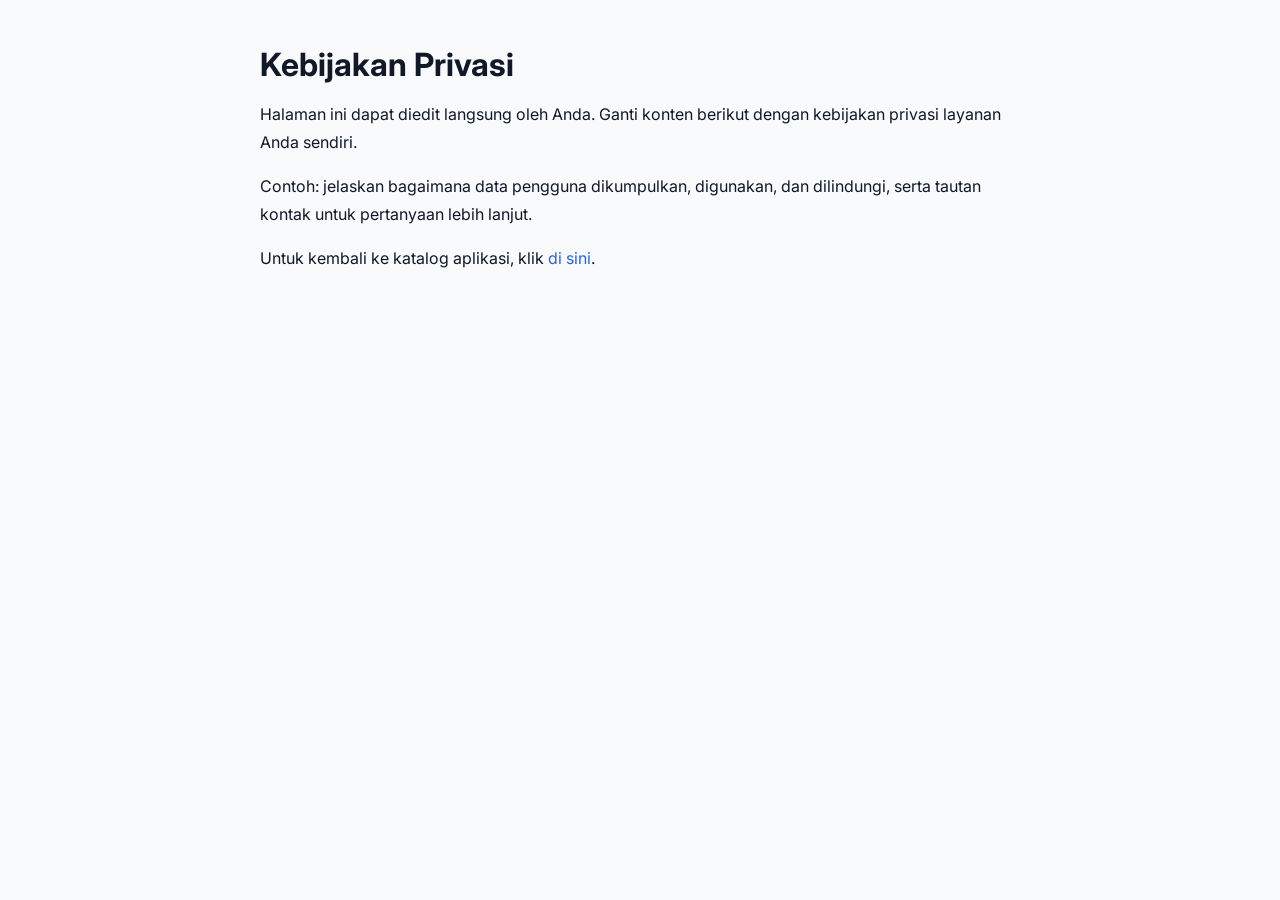
<file: privacy.html>
<!DOCTYPE html>
<html lang="id">
<head>
    <meta charset="UTF-8">
    <meta name="viewport" content="width=device-width, initial-scale=1.0">
    <title>Kebijakan Privasi</title>
    <link href="https://fonts.googleapis.com/css2?family=Inter:wght@300;400;500;600;700&display=swap" rel="stylesheet">
    <style>
        body { font-family: 'Inter', sans-serif; margin: 0; padding: 24px; background: #f8fafc; color: #111827; }
        .container { max-width: 760px; margin: auto; }
        h1 { font-size: 2rem; margin-bottom: 16px; }
        p { line-height: 1.75; margin-bottom: 1rem; }
        a { color: #2563eb; text-decoration: none; }
    </style>
</head>
<body>
    <div class="container">
        <h1>Kebijakan Privasi</h1>
        <p>Halaman ini dapat diedit langsung oleh Anda. Ganti konten berikut dengan kebijakan privasi layanan Anda sendiri.</p>
        <p>Contoh: jelaskan bagaimana data pengguna dikumpulkan, digunakan, dan dilindungi, serta tautan kontak untuk pertanyaan lebih lanjut.</p>
        <p>Untuk kembali ke katalog aplikasi, klik <a href="index.html">di sini</a>.</p>
    </div>
</body>
</html>
</file>
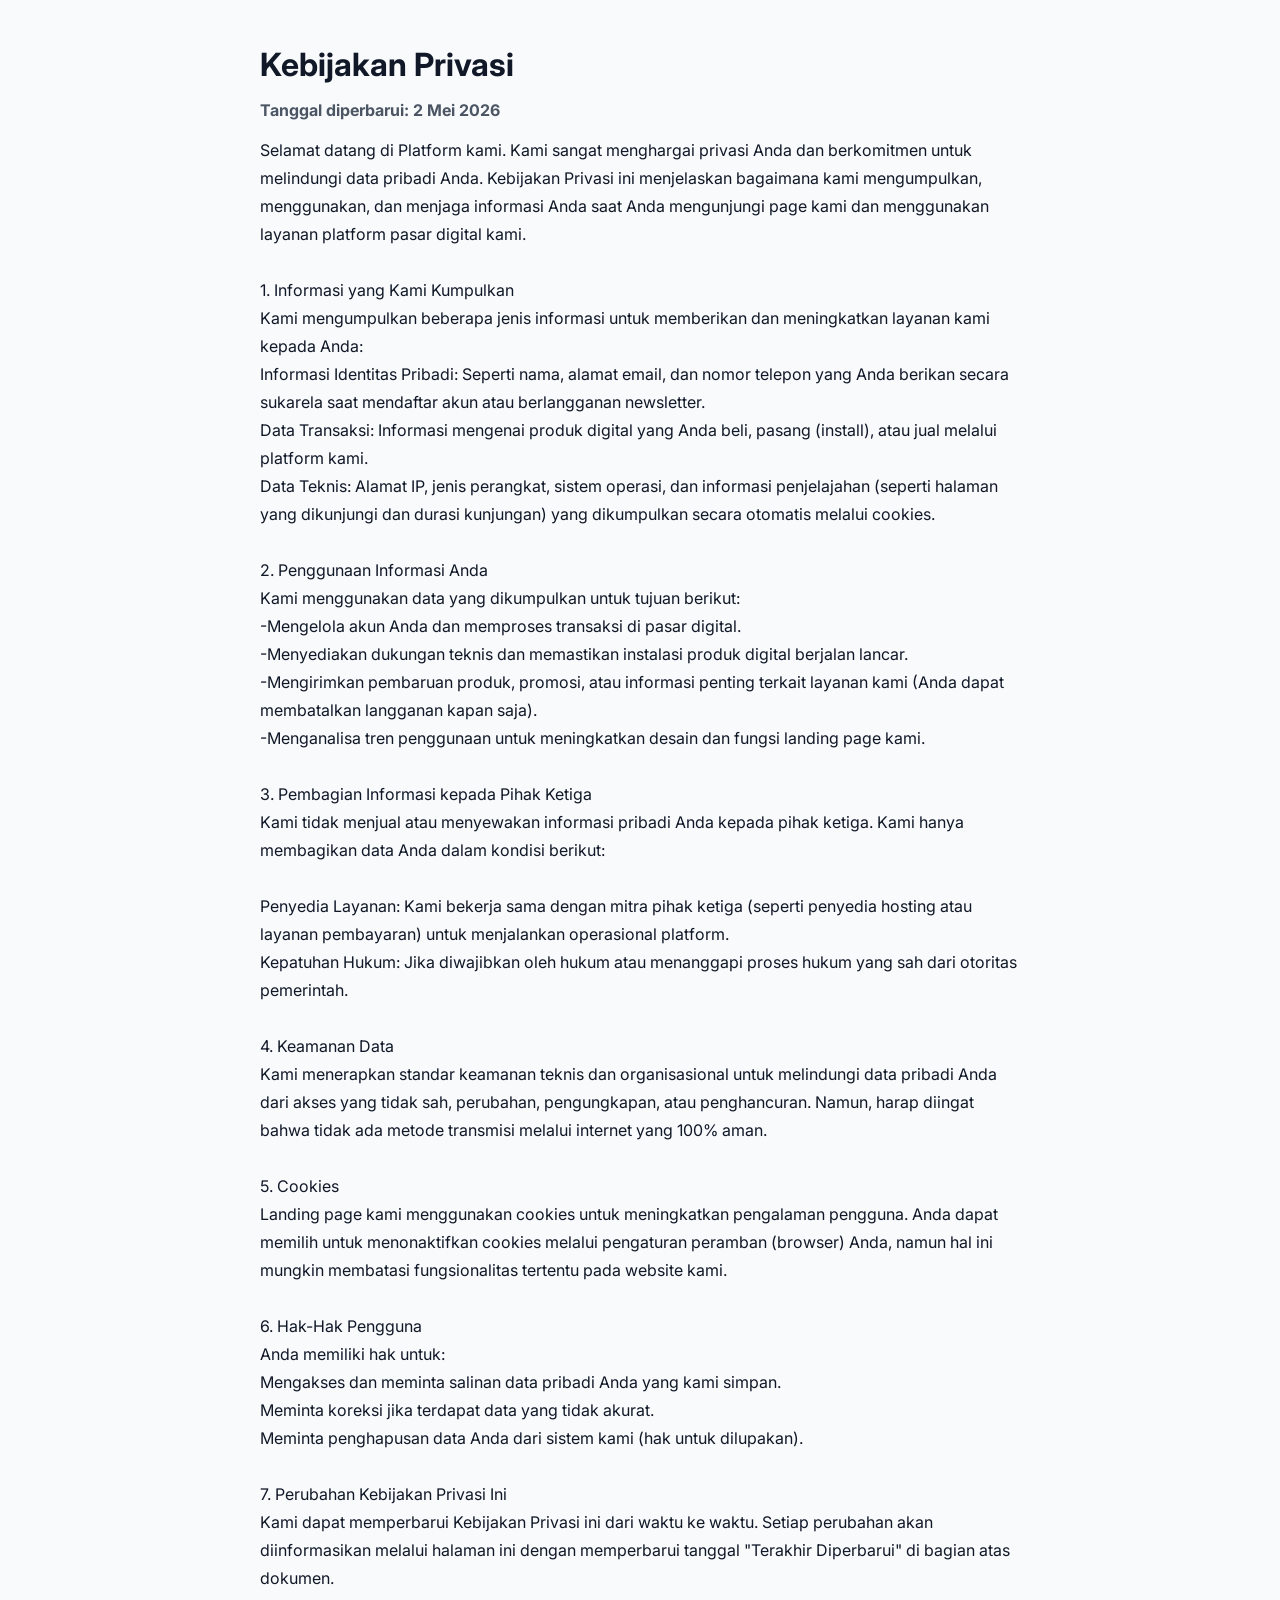
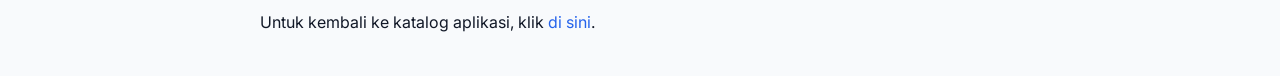
<file: private/privacy.html>
<!DOCTYPE html>
<html lang="id">
<head>
    <meta charset="UTF-8">
    <meta name="viewport" content="width=device-width, initial-scale=1.0">
    <title>Kebijakan Privasi</title>
    <link href="https://fonts.googleapis.com/css2?family=Inter:wght@300;400;500;600;700&display=swap" rel="stylesheet">
    <link rel="stylesheet" href="privacy.css">
</head>
<body>
    <div class="container">
        <h1>Kebijakan Privasi</h1>
        <h2>Tanggal diperbarui: 2 Mei 2026</h2>
        <p> Selamat datang di Platform kami. Kami sangat menghargai privasi Anda dan berkomitmen untuk melindungi data pribadi Anda. Kebijakan Privasi ini menjelaskan bagaimana kami mengumpulkan, menggunakan, dan menjaga informasi Anda saat Anda mengunjungi page kami dan menggunakan layanan platform pasar digital kami.<br>
<br>1. Informasi yang Kami Kumpulkan<br>
 Kami mengumpulkan beberapa jenis informasi untuk memberikan dan meningkatkan layanan kami kepada Anda:<br>
Informasi Identitas Pribadi: Seperti nama, alamat email, dan nomor telepon yang Anda berikan secara sukarela saat mendaftar akun atau berlangganan newsletter.<br>
Data Transaksi: Informasi mengenai produk digital yang Anda beli, pasang (install), atau jual melalui platform kami.<br>
Data Teknis: Alamat IP, jenis perangkat, sistem operasi, dan informasi penjelajahan (seperti halaman yang dikunjungi dan durasi kunjungan) yang dikumpulkan secara otomatis melalui cookies.<br><br>   
2. Penggunaan Informasi Anda<br> 
Kami menggunakan data yang dikumpulkan untuk tujuan berikut:<br>
-Mengelola akun Anda dan memproses transaksi di pasar digital.<br>
-Menyediakan dukungan teknis dan memastikan instalasi produk digital berjalan lancar.<br>   
-Mengirimkan pembaruan produk, promosi, atau informasi penting terkait layanan kami (Anda dapat membatalkan langganan kapan saja).<br>   
-Menganalisa tren penggunaan untuk meningkatkan desain dan fungsi landing page kami.<br> <br>
3. Pembagian Informasi kepada Pihak Ketiga<br> 
 Kami tidak menjual atau menyewakan informasi pribadi Anda kepada pihak ketiga. Kami hanya membagikan data Anda dalam kondisi berikut:<br><br>
Penyedia Layanan: Kami bekerja sama dengan mitra pihak ketiga (seperti penyedia hosting atau layanan pembayaran) untuk menjalankan operasional platform.<br>   
Kepatuhan Hukum: Jika diwajibkan oleh hukum atau menanggapi proses hukum yang sah dari otoritas pemerintah.<br><br>
4. Keamanan Data<br>
Kami menerapkan standar keamanan teknis dan organisasional untuk melindungi data pribadi Anda dari akses yang tidak sah, perubahan, pengungkapan, atau penghancuran. Namun, harap diingat bahwa tidak ada metode transmisi melalui internet yang 100% aman.<br><br>   
5. Cookies<br>
Landing page kami menggunakan cookies untuk meningkatkan pengalaman pengguna. Anda dapat memilih untuk menonaktifkan cookies melalui pengaturan peramban (browser) Anda, namun hal ini mungkin membatasi fungsionalitas tertentu pada website kami.   <br><br>
6. Hak-Hak Pengguna<br>
Anda memiliki hak untuk:<br>
Mengakses dan meminta salinan data pribadi Anda yang kami simpan.<br>   
Meminta koreksi jika terdapat data yang tidak akurat.   <br>
Meminta penghapusan data Anda dari sistem kami (hak untuk dilupakan).<br>   <br>
7. Perubahan Kebijakan Privasi Ini<br>
Kami dapat memperbarui Kebijakan Privasi ini dari waktu ke waktu. Setiap perubahan akan diinformasikan melalui halaman ini dengan memperbarui tanggal "Terakhir Diperbarui" di bagian atas dokumen.   <br>
</p>
        <p>Untuk kembali ke katalog aplikasi, klik <a href="../index.html">di sini</a>.</p>
    </div>
</body>
</html>
</file>
<file: private/privacy.css>
body { font-family: 'Inter', sans-serif; margin: 0; padding: 24px; background: #f8fafc; color: #111827; }
        .container { max-width: 760px; margin: auto; }
        h1 { font-size: 2rem; margin-bottom: 16px; }
        h2 { font-size: 1rem; margin-bottom: 12px; color: #4b5563; }
        p { line-height: 1.75; margin-bottom: 1rem; }
        a { color: #2563eb; text-decoration: none; }
</file>
